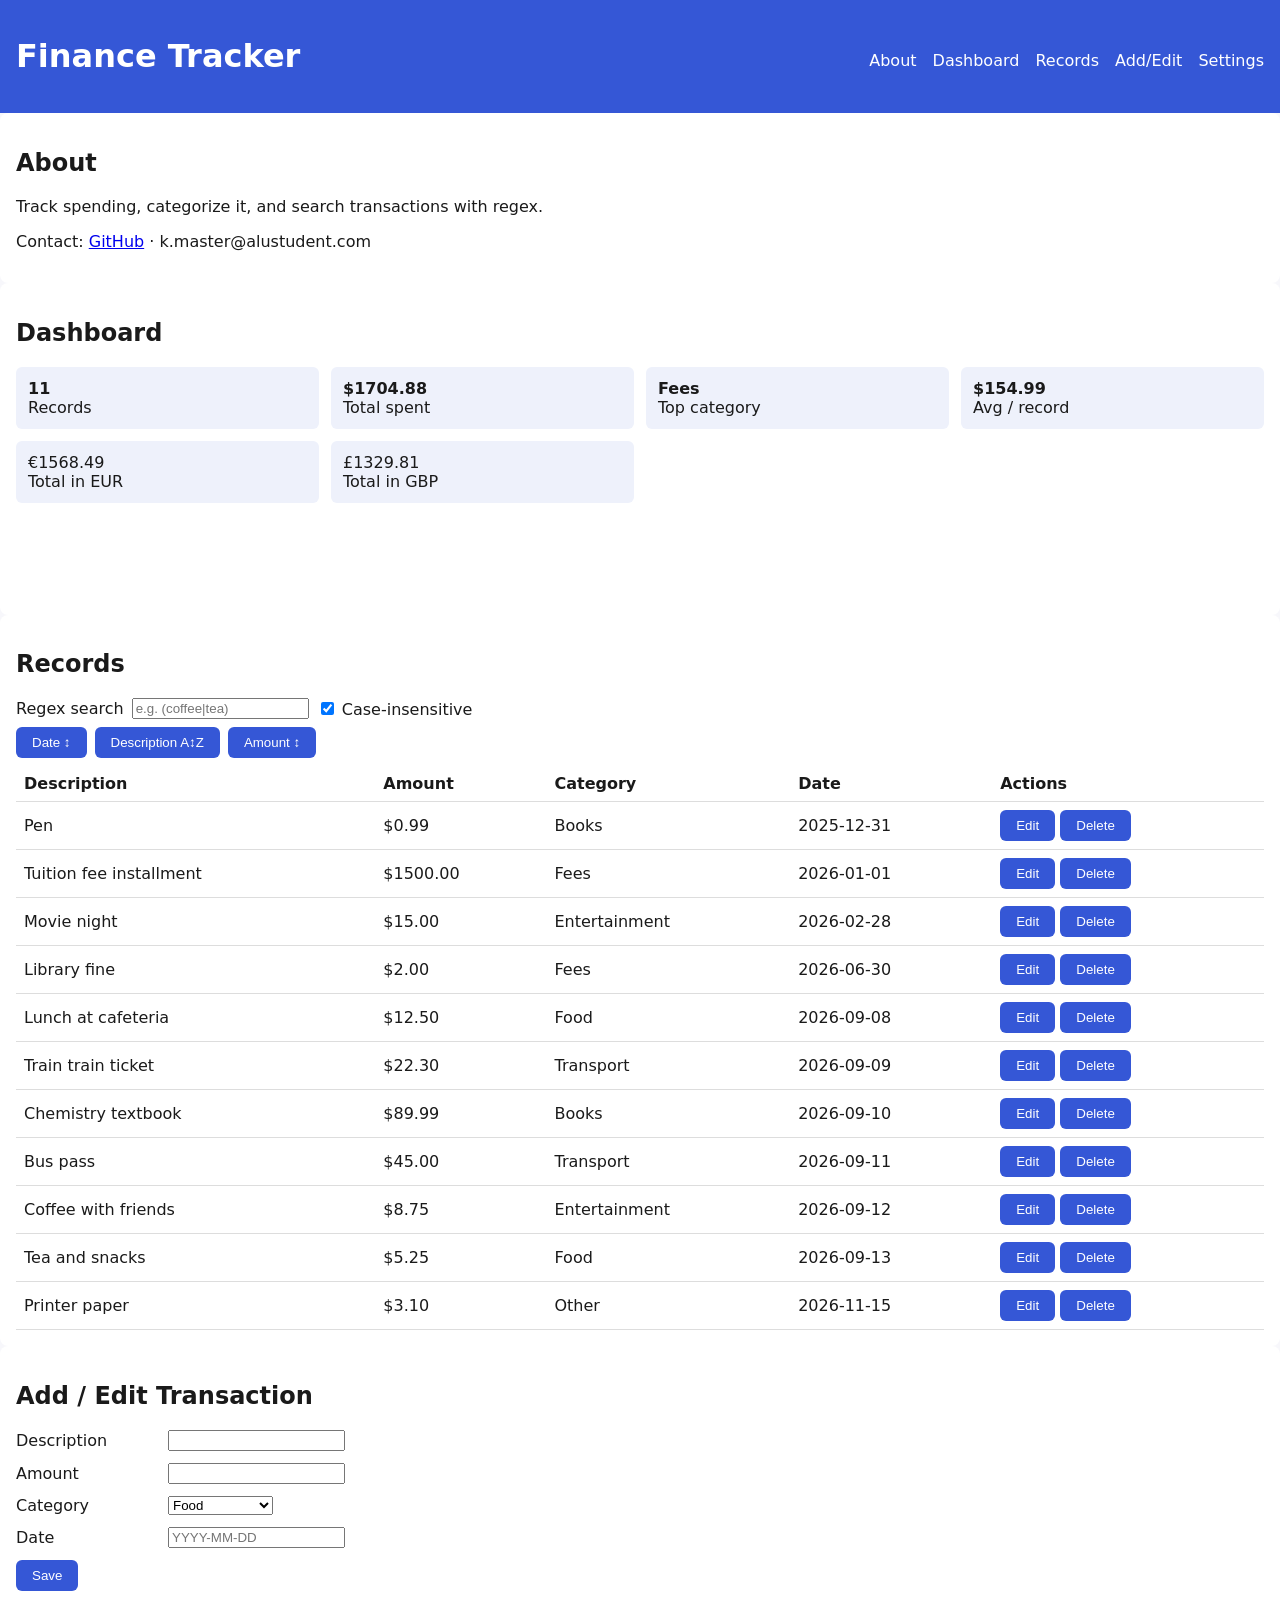
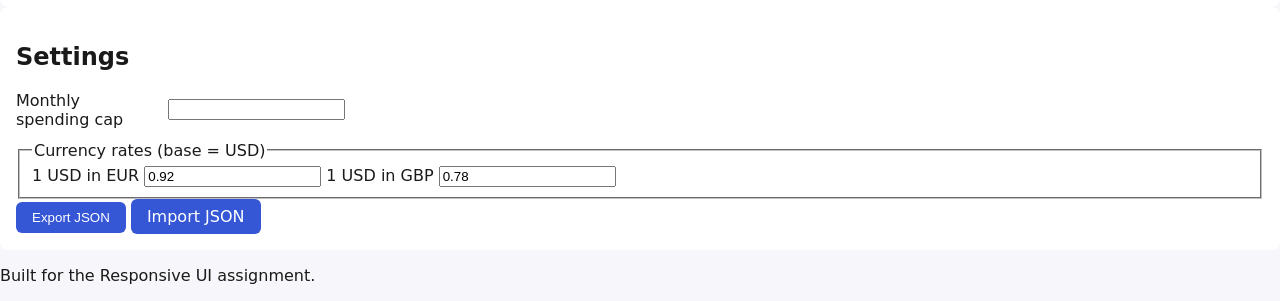
<file: index.html>
<!DOCTYPE html>
<html lang="en">
<head>
<meta charset="UTF-8">
<meta name="viewport" content="width=device-width, initial-scale=1.0">
<title>Student Finance Tracker</title>
<link rel="stylesheet" href="styles/main.css">
</head>
<body>
<a href="#main" class="skip-link">Skip to content</a>

<header>
  <h1>Finance Tracker</h1>
  <nav aria-label="Primary">
    <ul>
      <li><a href="#about">About</a></li>
      <li><a href="#dashboard">Dashboard</a></li>
      <li><a href="#records">Records</a></li>
      <li><a href="#form">Add/Edit</a></li>
      <li><a href="#settings">Settings</a></li>
    </ul>
  </nav>
</header>

<section id="about" aria-labelledby="about-h">
  <h2 id="about-h">About</h2>
  <p>Track spending, categorize it, and search transactions with regex.</p>
  <p>Contact: <a href="https://github.com/kmaster-alt">GitHub</a> · k.master@alustudent.com</p>
</section>

  <section id="dashboard" aria-labelledby="dash-h">
    <h2 id="dash-h">Dashboard</h2>
    <div class="stats-grid" id="statsGrid"></div>
    <p id="capStatus" role="status" aria-live="polite"></p>
    <div id="trendChart" class="trend-chart" aria-label="Spending in the last 7 days"></div>
  </section>

  <section id="records" aria-labelledby="rec-h">
    <h2 id="rec-h">Records</h2>
    <div class="search-bar">
      <label for="searchInput">Regex search</label>
      <input type="text" id="searchInput" placeholder="e.g. (coffee|tea)">
      <label><input type="checkbox" id="caseInsensitive" checked> Case-insensitive</label>
      <span id="searchError" role="status" aria-live="polite"></span>
    </div>
    <div class="sort-bar">
      <button data-sort="date">Date ↕</button>
      <button data-sort="description">Description A↕Z</button>
      <button data-sort="amount">Amount ↕</button>
    </div>
    <table id="recordsTable">
      <thead>
        <tr><th>Description</th><th>Amount</th><th>Category</th><th>Date</th><th>Actions</th></tr>
      </thead>
      <tbody id="recordsBody"></tbody>
    </table>
  </section>

  <section id="form" aria-labelledby="form-h">
    <h2 id="form-h">Add / Edit Transaction</h2>
    <form id="recordForm" novalidate>
      <input type="hidden" id="recordId">
      <div class="field">
        <label for="description">Description</label>
        <input type="text" id="description" required>
        <span class="error" id="descriptionError" role="status" aria-live="polite"></span>
      </div>
      <div class="field">
        <label for="amount">Amount</label>
        <input type="text" id="amount" required inputmode="decimal">
        <span class="error" id="amountError" role="status" aria-live="polite"></span>
      </div>
      <div class="field">
        <label for="category">Category</label>
        <select id="category">
          <option>Food</option><option>Books</option><option>Transport</option>
          <option>Entertainment</option><option>Fees</option><option>Other</option>
        </select>
        <span class="error" id="categoryError" role="status" aria-live="polite"></span>
      </div>
      <div class="field">
        <label for="date">Date</label>
        <input type="text" id="date" placeholder="YYYY-MM-DD" required>
        <span class="error" id="dateError" role="status" aria-live="polite"></span>
      </div>
      <button type="submit">Save</button>
    </form>
  </section>

  <section id="settings" aria-labelledby="set-h">
    <h2 id="set-h">Settings</h2>
    <div class="field">
      <label for="capInput">Monthly spending cap</label>
      <input type="text" id="capInput" inputmode="decimal">
    </div>
    <fieldset>
      <legend>Currency rates (base = USD)</legend>
      <label for="rateEUR">1 USD in EUR</label>
      <input type="text" id="rateEUR" inputmode="decimal" value="0.92">
      <label for="rateGBP">1 USD in GBP</label>
      <input type="text" id="rateGBP" inputmode="decimal" value="0.78">
    </fieldset>
    <button id="exportBtn">Export JSON</button>
    <label for="importFile" class="button-like">Import JSON</label>
    <input type="file" id="importFile" accept="application/json" hidden>
    <span id="ioStatus" role="status" aria-live="polite"></span>
  </section>
</main>

<footer>
  <p>Built for the Responsive UI assignment.</p>
</footer>

<script type="module" src="scripts/app.js"></script>
</body>
</html>
</file>
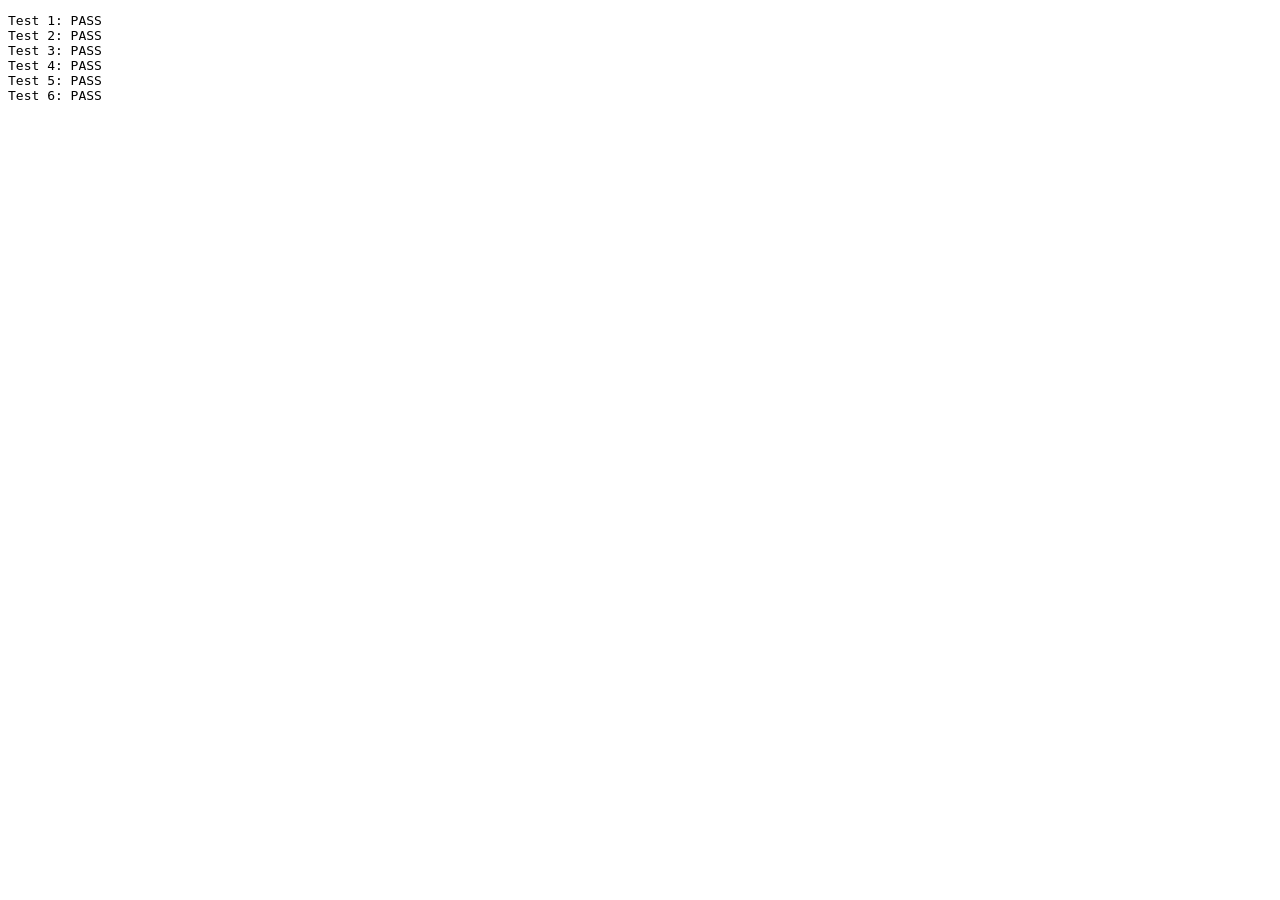
<file: tests.html>
<!DOCTYPE html>
<html><head><meta charset="UTF-8"><title>Tests</title></head>
<body>
<pre id="out"></pre>
<script type="module">
import { validateRecord } from './scripts/validators.js';

const cases = [
  [{ description: "Lunch", amount: "12.50", category: "Food", date: "2025-09-25" }, true],
  [{ description: " Lunch", amount: "12.50", category: "Food", date: "2025-09-25" }, false],
  [{ description: "the the cafeteria", amount: "12.50", category: "Food", date: "2025-09-25" }, false],
  [{ description: "Lunch", amount: "12.5.0", category: "Food", date: "2025-09-25" }, false],
  [{ description: "Lunch", amount: "12.50", category: "Food123", date: "2025-09-25" }, false],
  [{ description: "Lunch", amount: "12.50", category: "Food", date: "2025-13-01" }, false],
];

let log = "";
cases.forEach(([input, expectValid], i) => {
  const errors = validateRecord(input);
  const isValid = Object.keys(errors).length === 0;
  log += `Test ${i + 1}: ${isValid === expectValid ? "PASS" : "FAIL"}\n`;
});
document.getElementById("out").textContent = log;
</script>
</body></html>
</file>
<file: styles/main.css>
:root { --bg:#f7f7fb; --text:#1a1a1a; --accent:#3557d6; --danger:#c0392b; --card:#fff; }
* { box-sizing: border-box; }
body { margin:0; font-family: system-ui, sans-serif; background: var(--bg); color: var(--text); }
.skip-link { position:absolute; left:-999px; top:0; background:var(--accent); color:#fff; padding:8px; }
.skip-link:focus { left:0; z-index:100; }
a:focus, button:focus, input:focus, select:focus { outline:3px solid var(--accent); outline-offset:2px; }
header { background:var(--accent); color:#fff; padding:1rem; }
header nav ul { list-style:none; display:flex; flex-wrap:wrap; gap:1rem; padding:0; margin:0.5rem 0 0; }
header nav a { color:#fff; text-decoration:none; }
main { padding:1rem; display:flex; flex-direction:column; gap:2rem; max-width:1000px; margin:0 auto; }
section { background:var(--card); padding:1rem; border-radius:8px; }
.field { display:flex; flex-direction:column; gap:0.25rem; margin-bottom:0.75rem; }
.error { color:var(--danger); font-size:0.85rem; min-height:1em; }
button, .button-like { background:var(--accent); color:#fff; border:none; padding:0.5rem 1rem; border-radius:6px; cursor:pointer; display:inline-block; transition: transform 0.15s ease, background 0.15s ease; }
button:hover, .button-like:hover { transform:translateY(-2px); background:#2843b0; }
table { width:100%; border-collapse:collapse; }
th, td { text-align:left; padding:0.5rem; border-bottom:1px solid #ddd; }
mark { background:#ffe58a; }
.stats-grid { display:grid; grid-template-columns:1fr; gap:0.75rem; }
.stat-card { background:#eef1fb; padding:0.75rem; border-radius:6px; }
.trend-chart { display:flex; align-items:flex-end; gap:4px; height:80px; }
.trend-bar { background:var(--accent); flex:1; border-radius:2px 2px 0 0; }
.sort-bar { display:flex; flex-wrap:wrap; gap:0.5rem; margin:0.5rem 0; }
.search-bar { display:flex; flex-direction:column; gap:0.5rem; }
@media (min-width:768px) {
  header { display:flex; justify-content:space-between; align-items:center; }
  .stats-grid { grid-template-columns:repeat(2,1fr); }
  .search-bar { flex-direction:row; align-items:center; }
  .field { flex-direction:row; align-items:center; gap:0.75rem; }
  .field label { width:140px; }
}
@media (min-width:1024px) {
  main { padding:2rem; }
  .stats-grid { grid-template-columns:repeat(4,1fr); }
  table { font-size:1rem; }
}
@media (max-width:480px) {
  table, thead, tbody, th, td, tr { display:block; }
  thead { display:none; }
  tr { margin-bottom:0.75rem; border:1px solid #ddd; border-radius:6px; padding:0.5rem; }
  td { border:none; padding:0.25rem 0; }
  td::before { content: attr(data-label); font-weight:bold; display:block; }
}
</file>
